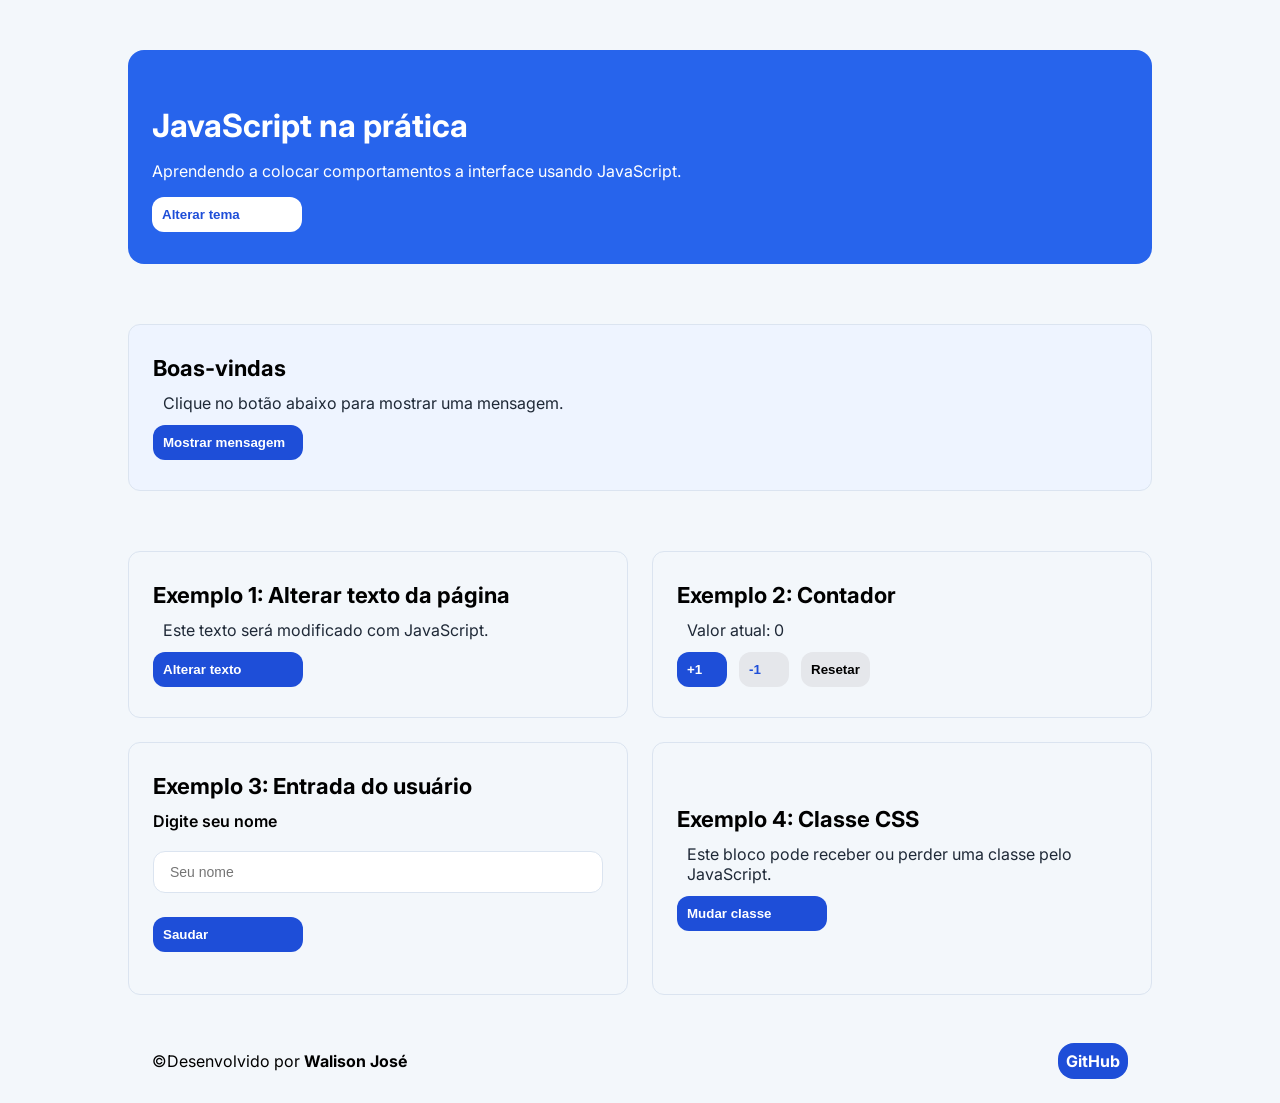
<file: 2-Periodo/Autoria-Web/exercicios/pratica-javascript/index.html>
<!DOCTYPE html>
<html lang="pt-BR">
<head>
    <meta charset="UTF-8">
    <meta name="viewport" content="width=device-width, initial-scale=1.0">
    <title>Document</title>
    <link rel="stylesheet" href="style/style.css">
</head>
<body>
    <div class="pagina">
        <header class="topo">
            <h1 class="tituloPrincipal">JavaScript na prática</h1>
            <p>Aprendendo a colocar comportamentos a interface usando JavaScript.</p>
            <button class="botao tema">Alterar tema</button>
        </header>
        <main class="container">
            <section class="fundocard">
                    <article class="card mensagem"> <!--É interessante colocar esse article aqui?? -->
                        <h2 class="titulo">Boas-vindas</h2>
                        <p id="mensagem">Clique no botão abaixo para mostrar uma mensagem.</p>
                        <button class="botao mensagem">Mostrar mensagem</button>
                    </article>
            </section>
            <section class="fundocard blocos">
                <article class="card">
                    <h2 class="titulo">Exemplo 1: Alterar texto da página</h2>
                    <p id="textoModificado">Este texto será modificado com JavaScript.</p>
                    <button class="botao texto">Alterar texto</button>
                </article>
                <article class="card">
                    <h2 class="titulo">Exemplo 2: Contador</h2>
                    <p>Valor atual: <span id="contador">0</span></p>
                    <div id="botoes">
                        <button class="botao especial">+1</button>
                        <button class="botao subtrair especial">-1</button>
                        <button class="botao resetar">Resetar</button>
                    </div>
                </article>
                <article class="card">
                    <h2 class="titulo">Exemplo 3: Entrada do usuário</h2>
                    <label for="inputNome" class="label">Digite seu nome</label>
                    <input
                        id="inputNome"
                        type="text"
                        placeholder="Seu nome"
                        class="input">
                        <button class="botao saudar">Saudar</button>
                        <p id="saidaSaudacao"></p>
                </article>
                <article class="card" id="cardClasse">
                    <h2 class="titulo">Exemplo 4: Classe CSS</h2>
                    <p>Este bloco pode receber ou perder uma classe pelo JavaScript.</p>
                    <button class="botao classe">Mudar classe</button>
                </article>
            </section>
        </main>
        <footer class="rodape">
            <span>&copy;Desenvolvido por <strong>Walison José</strong></span>
            <a href="https://github.com/Walisonjos3" target="_blank" rel="noopener noreferrer" id="link">GitHub</a>
        </footer>
    </div>
    <script src="script.js"></script>
</body>
</html>
</file>
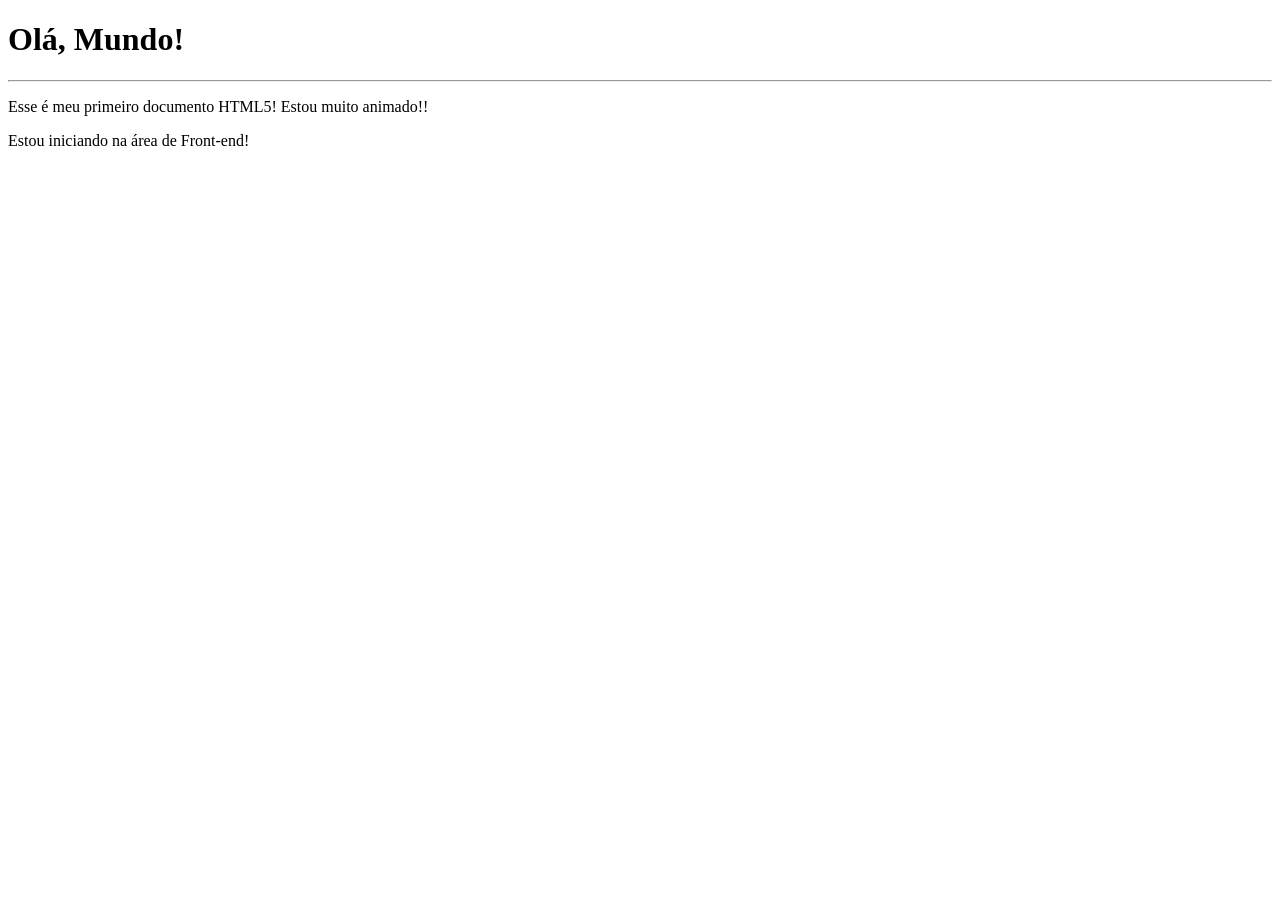
<file: 2-Periodo/Autoria-Web/html5-css3/anotacoes-html5/1 - estrutura-basica/index.html>
<!DOCTYPE html>
<html lang="pt-br">
<head>
    <meta charset="UTF-8">
    <!-- Configura a exibição e a escala inicial para ajustar a página a dispositivos móveis -->
    <meta name="viewport" content="width=device-width, initial-scale=1.0">
    <title>Meu primeiro desafio!</title>
</head>
<body>
    <h1>Olá, Mundo!</h1>
    <hr>
    <p>Esse é meu primeiro documento HTML5! Estou muito animado!!</p>
    <p>Estou iniciando na área de Front-end!</p>
</body>
</html>
</file>
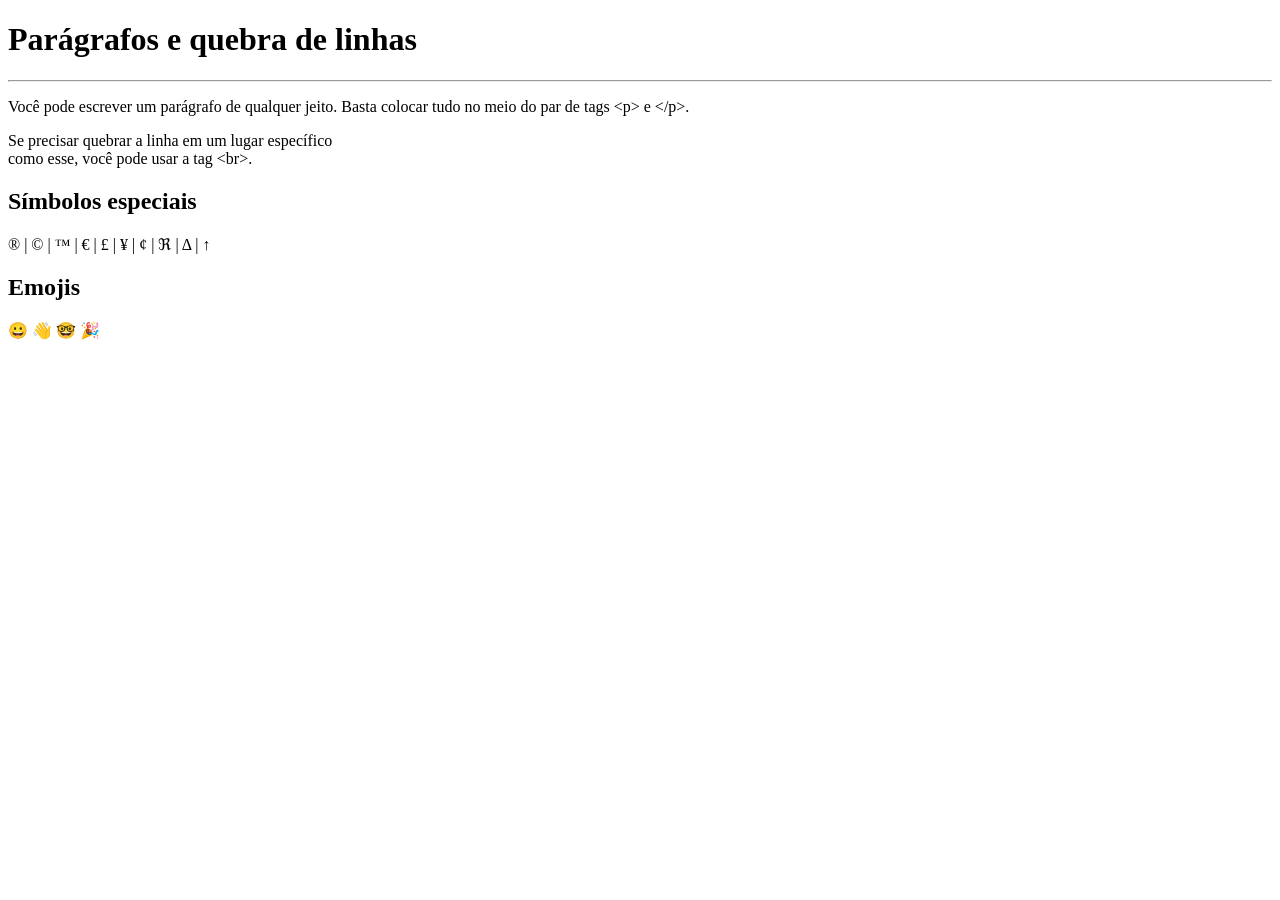
<file: 2-Periodo/Autoria-Web/html5-css3/anotacoes-html5/2 - paragrafos-simbolos-emojis/index.html>
<!DOCTYPE html>
<html lang="pt-br">
<head>
    <meta charset="UTF-8">
    <meta name="viewport" content="width=device-width, initial-scale=1.0">
    <title>Parágrafos e Símbolos</title>
</head>
<body>
    <h1>Parágrafos e quebra de linhas</h1>
    <hr>
    <!-- Usa-se &lt; (<) e &gt; (>) para o navegador exibir o sinal sem interpretar como uma tag HTML -->
    <p>Você pode escrever um parágrafo de qualquer jeito. Basta colocar tudo no meio do par de tags &lt;p&gt; e &lt;/p&gt;.</p>
    <p>Se precisar quebrar a linha em um lugar específico <br> como esse, você pode usar a tag &lt;br&gt;.</p>
    
    <h2>Símbolos especiais</h2>
    <p>
        &reg; | &copy; | &trade; | &euro; | &pound; | &yen; | &cent; | &real; | &Delta; | &uparrow;
    </p>

    <h2>Emojis</h2>
    <!-- Emojis são inseridos usando códigos hexadecimais Unicode iniciados com &#x -->
    <p>
        &#x1F600; &#x1F44B; &#x1F913; &#x1F389;
    </p>
</body>
</html>
</file>
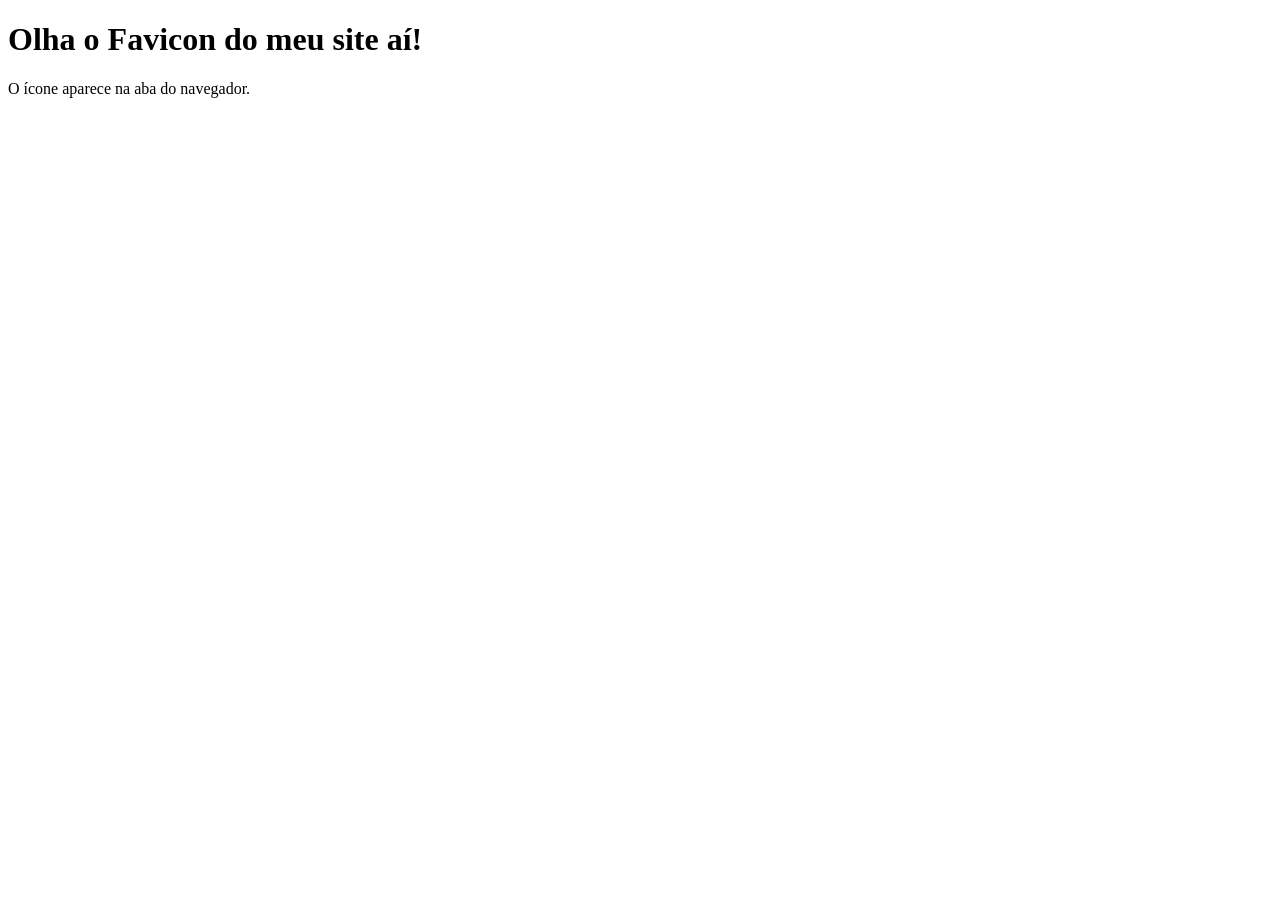
<file: 2-Periodo/Autoria-Web/html5-css3/anotacoes-html5/4 - favicon/index.html>
<!DOCTYPE html>
<html lang="pt-br">
<head>
    <meta charset="UTF-8">
    <meta name="viewport" content="width=device-width, initial-scale=1.0">
    <!-- rel="shortcut icon" define o favicon (ícone exibido na aba do navegador) -->
    <link rel="shortcut icon" href="imagens/Java-icon.ico" type="image/x-icon">
    <title>Colocando Favicon pela primeira vez</title>
</head>
<body>
    <h1>Olha o Favicon do meu site aí!</h1>
    <p>O ícone aparece na aba do navegador.</p>
</body>
</html>
</file>
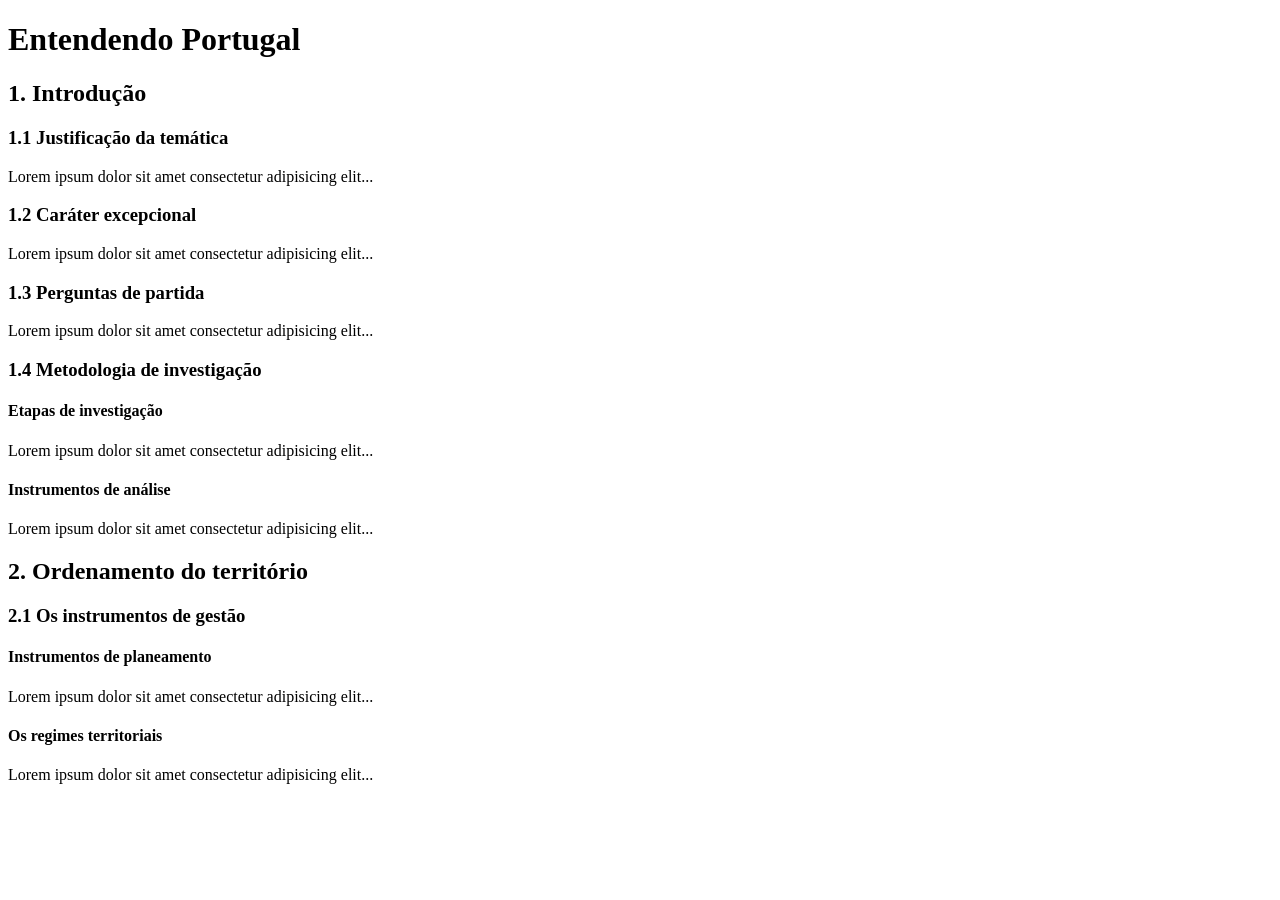
<file: 2-Periodo/Autoria-Web/html5-css3/anotacoes-html5/5 - hierarquia-titulos/index.html>
<!DOCTYPE html>
<html lang="pt-br">
<head>
    <meta charset="UTF-8">
    <meta name="viewport" content="width=device-width, initial-scale=1.0">
    <title>Hierarquia de Títulos</title>
</head>
<body>
    <h1>Entendendo Portugal</h1>
        <h2>1. Introdução</h2>
            <h3>1.1 Justificação da temática</h3>
                <p>Lorem ipsum dolor sit amet consectetur adipisicing elit...</p>
            <h3>1.2 Caráter excepcional</h3>
                <p>Lorem ipsum dolor sit amet consectetur adipisicing elit...</p>
            <h3>1.3 Perguntas de partida</h3>
                <p>Lorem ipsum dolor sit amet consectetur adipisicing elit...</p>
            <h3>1.4 Metodologia de investigação</h3>
                <h4>Etapas de investigação</h4>
                    <p>Lorem ipsum dolor sit amet consectetur adipisicing elit...</p>
                <h4>Instrumentos de análise</h4>
                    <p>Lorem ipsum dolor sit amet consectetur adipisicing elit...</p>

    <h2>2. Ordenamento do território</h2>
        <h3>2.1 Os instrumentos de gestão</h3>
            <h4>Instrumentos de planeamento</h4>
                <p>Lorem ipsum dolor sit amet consectetur adipisicing elit...</p>
            <h4>Os regimes territoriais</h4>
                <p>Lorem ipsum dolor sit amet consectetur adipisicing elit...</p>
</body>
</html>
</file>
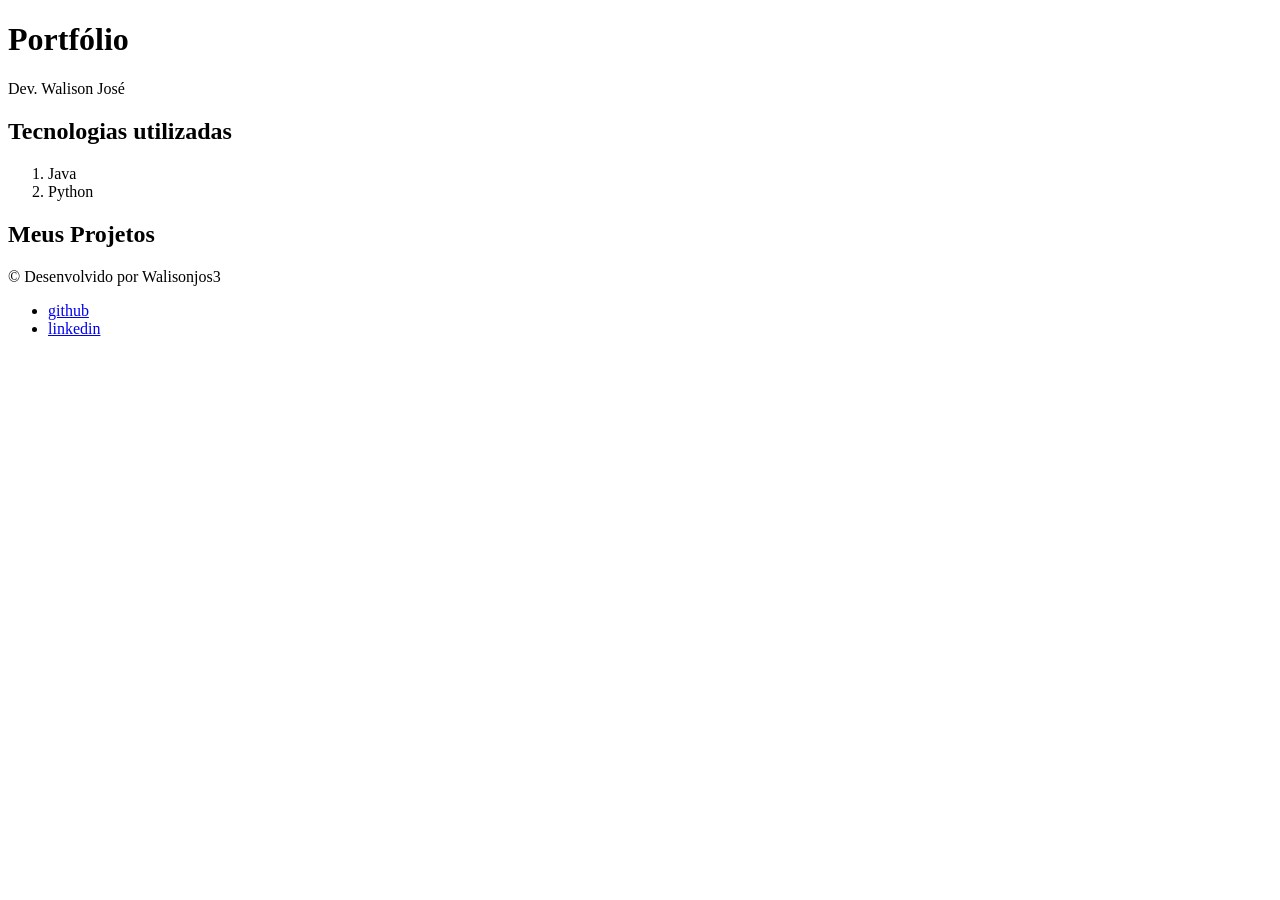
<file: 2-Periodo/Autoria-Web/html5-css3/exercicios/1-Desafio001/index.html>
<!-- A primeira aula sobre htlmn foi para entender como criar um site para portfólio-->

<!DOCTYPE html>

<html lang="pt-BR">  <!-- Isso serve para definir o idioma que será utilizado no site -->
    
    <head> <!-- Isso é o que será mostrado na aba do site -->
        <meta 
        name="viewport"
        content="width=device-width initial-scale=1.0"
        >
        <title>Portfolio</title>
            
    </head>

    <body> <!-- Isso será o corpo do site. body também pode ser chamado de corpo do html-->

        <header> <!-- Introdução do Site -->
            <h1>Portfólio</h1> <!-- h1 é utilizado para títulos principais -->
            <p>Dev. Walison José</p> <!-- p serve para parágrafo -->
        </header>

        <main> <!-- Desenvolvimento do site ou conteúdo principal -->
            <h2>Tecnologias utilizadas</h2>
            <ol> <!-- ol é utlizado para mostrar mais de uma elemento. Esse que stá sendo utilizado, também serve para ordenar em ordem crescente-->
                <li>Java</li> <!-- Serve para mostrar o elemento e pular e mostrar o próximo na linha abaixo -->
                <li>Python</li>
            </ol>

            <h2>Meus Projetos</h2>
        </main>

        <footer> <!-- Aqui seria a conclusão do site -->
            <p> &copy; Desenvolvido por Walisonjos3</p>

            <ul>

                <li><a href="http:github.com/Walisonjos3"
            target="_blank">github</a></li> <!-- Isso serve para colocar links no site. Ex: Coloquei o do meu GitHub. -->

            <li><a href="https://www.linkedin.com/in/walison-jos%C3%A9-b741863bb/"
            target="_blank">linkedin</a></li> <!-- Isso serve para colocar links no site. Ex: Coloquei o do meu linkedIn. -->

            </ul>

        </footer>

    </body>
</html>
</file>
<file: 2-Periodo/Autoria-Web/exercicios/pratica-javascript/style/style.css>
@import url('https://fonts.googleapis.com/css2?family=Inter:ital,opsz,wght@0,14..32,100..900;1,14..32,100..900&display=swap');

:root {
    --backgroundSemTema: #F3F7FB;
    --backgroundComTema: #101729;
     --backgroundDestaque: #2d3852;
    --backgroundHeader: #2764EC;
    --backgroundMensagem: #eef4ff;
    --botaoNome: #ffffff;
    --corBotao: #1E4ED8;
    --botoesEspeciais: #e5e7eb;
    --cardComTema: #111827;
    --cardEspecial: #1e293b;
    --textos: #1f2937;
    --textosComTema: #9ca3af;
    --titulosSemTema: #000000;
    --titulosComTema: #ffffff;
    --corBorda: #dbe4f0;
    --corBordaCardTema: #374151;
}

* { 
    margin: 0; 
    padding: 0; 
    box-sizing: border-box; 
}

body {
    display: flex;
    justify-content: center;
    font-family: "Inter", sans-serif;
    background-color: var(--backgroundSemTema);
    min-height: 100vh;
}

.pagina {
    width: 80%;
    max-width: 1100px;
    display: flex;
    flex-direction: column;
}

.topo {
    display: flex;
    flex-direction: column;
    justify-content: center;
    gap: 16px;
    background-color: var(--backgroundHeader);
    color: var(--titulosComTema);
    border-radius: 16px;
    padding: 56px 24px 32px;
    flex-basis: 150px;
    margin-top: 50px;
}

.topo > p {
    color: var(--titulosComTema);
    margin: 0;
}

.container > .fundocard {
    margin-top: 60px;
}

.fundocard {
    display: flex;
    gap: 24px;
}

.fundocard.blocos {
    display: flex;
    justify-content: center;
    align-items: stretch;
    flex-wrap: wrap;
}

.card {
    display: flex;
    flex-direction: column;
    justify-content: center;
    gap: 12px;
    padding: 30px 24px;
    background-color: var(--backgroundSemTema);
    border: 1px solid var(--corBorda);
    border-radius: 12px;
    flex: 1 1 45%;
    max-width: 1100px;
    min-width: 250px;
}

.card.mensagem {
    background-color: var(--backgroundMensagem);
}

.card.destaqueAtivo {
    background-color: var(--backgroundDestaque);
    color: var(--backgroundSemTema);
}

.card.destaqueAtivoTema {
    background-color: var(--backgroundHeader) !important; 
    color: var(--titulosSemTema) !important;
    /*Vi que minha professora tinha esquecido disso e resolvi tentar fazer, mas não ficou como eu queria kkkkkkkkkkkkk. O título não ficou com a cor certa.*/
}

.titulo {
    font-size: 22px;
    color: var(--titulosSemTema);
}

p {
    color: var(--textos);
    margin-left: 10px;
}

.botao {
    display: flex;
    flex-direction: column;
    justify-content: center;
    background-color: var(--corBotao);
    border: none;
    border-radius: 12px;
    color: var(--botaoNome);
    font-weight: bold;
    padding: 10px;
    cursor: pointer;
}

.botao.tema, .botao.mensagem, .botao.texto, .botao.saudar, .botao.classe {
    display: flex;
    max-width: 150px;
    background-color: var(--botaoNome);
    color: var(--corBotao);
}

.botao.texto, .botao.saudar, .botao.classe, .botao.mensagem {
    background-color: var(--corBotao);
    color: var(--botaoNome);
}

.botao.subtrair {
    background-color: var(--botoesEspeciais);
    color: var(--corBotao);
}

.botao.resetar {
    background-color: var(--botoesEspeciais);
    color: var(--titulosSemTema);
}

.botao.especial, .botao.subtrair.especial {
    width: 50px;
}

#botoes {
    display: flex;
    justify-content: flex-start;
    align-content: center;
    gap: 12px;
    flex-wrap: wrap;
}

.botao:hover {
    transform: translateY(-1px); /*Eu vi minha professora fazendo isso, olha que legal!!! Serve para dar efeitos nos botões, certo?*/
}

.label {
    display: block;
    font-weight: 600;
    margin-bottom: 8px;
}

.input {
    border-radius: 12px;
    border: 1px solid var(--corBorda);
    padding: 12px 16px;
    font-size: 14px;
    outline: none;
    margin-bottom: 12px;
}

.input:focus { /* Qual a diferença pro active ?? Vi minha professora utilizando isso também*/
    border-color: #000000;
    box-shadow: 0 0 0 4px #2564eb17;
}

.rodape {
    display: flex;
    justify-content: space-between;
    align-items: center;
    flex-wrap: wrap;
    padding: 24px;
    margin-top: 24px;
}

#link {
    background-color: var(--corBotao);
    color: var(--botaoNome);
    font-weight: bold;
    border-radius: 16px;
    padding: 8px;
    text-decoration: none;
}

#link:hover {
    text-decoration: underline;
    color: #000000;
    cursor: pointer;
}


/* Aqui aprendi a modificar o tema de uma página, muito legal!! */
body.temaEscuro {
    background-color: var(--backgroundComTema);
}

body.temaEscuro .card {
    background-color: var(--cardComTema);
    border-color: var(--corBordaCardTema);
}

body.temaEscuro .titulo {
    color: var(--titulosComTema);
}

body.temaEscuro p {
    color: var(--textosComTema);
}

body.temaEscuro .card.mensagem {
    background-color: var(--cardEspecial);
}

body.temaEscuro .label {
    color: var(--titulosComTema);
}

body.temaEscuro .rodape span {
    color: var(--titulosComTema);
}
</file>
